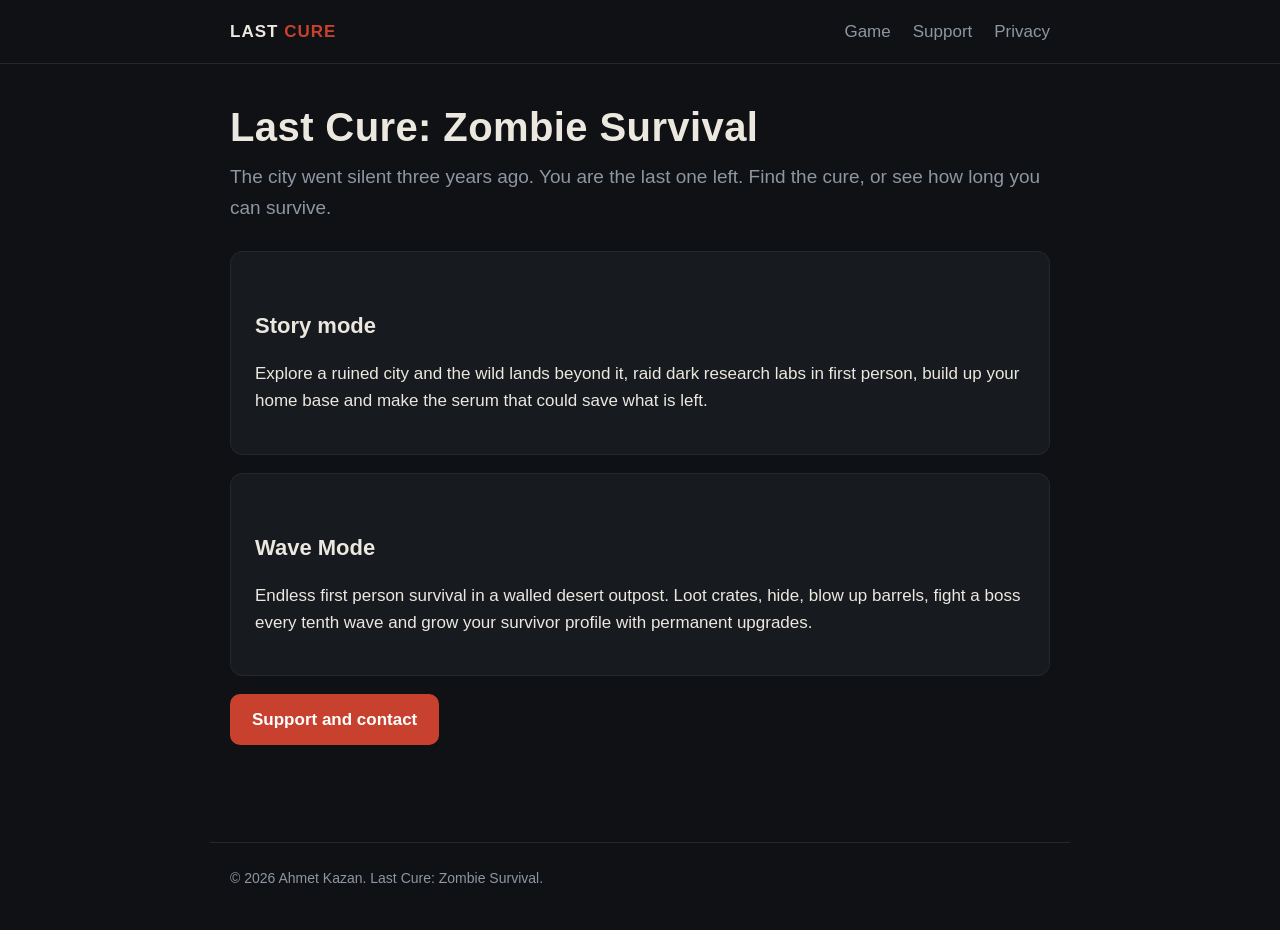
<file: index.html>
<!doctype html><html lang="en"><head><meta charset="utf-8"><meta name="viewport" content="width=device-width,initial-scale=1"><title>Last Cure: Zombie Survival</title><meta name="description" content="A zombie survival shooter for iPhone and iPad. Story mode and endless first person Wave Mode."><link rel="stylesheet" href="/style.css"></head><body><header><nav><a class="brand" href="/">LAST <span>CURE</span></a><a href="/">Game</a><a href="/support.html">Support</a><a href="/privacy.html">Privacy</a></nav></header><main>
<h1>Last Cure: Zombie Survival</h1>
<p class="lead">The city went silent three years ago. You are the last one left. Find the cure, or see how long you can survive.</p>
<div class="card"><h2>Story mode</h2><p>Explore a ruined city and the wild lands beyond it, raid dark research labs in first person, build up your home base and make the serum that could save what is left.</p></div>
<div class="card"><h2>Wave Mode</h2><p>Endless first person survival in a walled desert outpost. Loot crates, hide, blow up barrels, fight a boss every tenth wave and grow your survivor profile with permanent upgrades.</p></div>
<p><a class="btn" href="/support.html">Support and contact</a></p>
</main><footer>&copy; 2026 Ahmet Kazan. Last Cure: Zombie Survival.</footer></body></html>
</file>
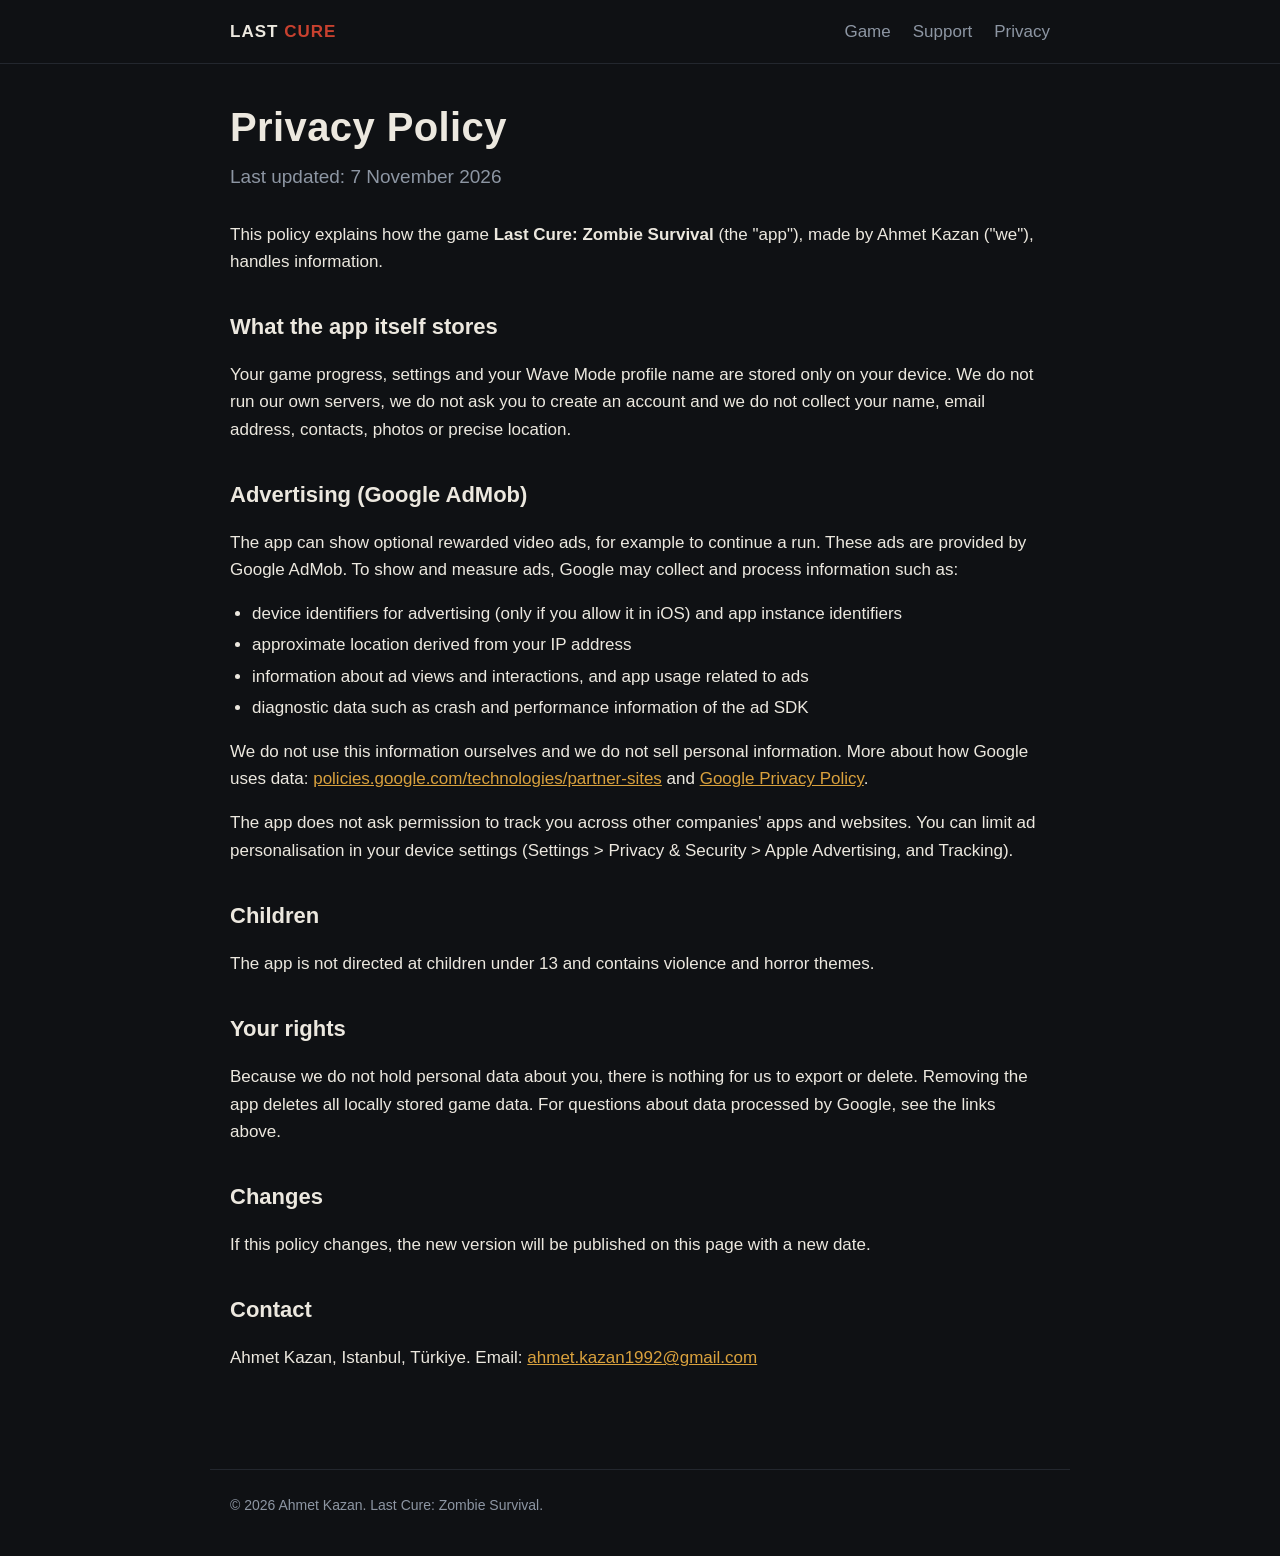
<file: privacy.html>
<!doctype html><html lang="en"><head><meta charset="utf-8"><meta name="viewport" content="width=device-width,initial-scale=1"><title>Privacy Policy - Last Cure</title><meta name="description" content="Privacy policy for Last Cure: Zombie Survival."><link rel="stylesheet" href="/style.css"></head><body><header><nav><a class="brand" href="/">LAST <span>CURE</span></a><a href="/">Game</a><a href="/support.html">Support</a><a href="/privacy.html">Privacy</a></nav></header><main>
<h1>Privacy Policy</h1>
<p class="lead">Last updated: 7 November 2026</p>
<p>This policy explains how the game <strong>Last Cure: Zombie Survival</strong> (the "app"), made by Ahmet Kazan ("we"), handles information.</p>
<h2>What the app itself stores</h2>
<p>Your game progress, settings and your Wave Mode profile name are stored only on your device. We do not run our own servers, we do not ask you to create an account and we do not collect your name, email address, contacts, photos or precise location.</p>
<h2>Advertising (Google AdMob)</h2>
<p>The app can show optional rewarded video ads, for example to continue a run. These ads are provided by Google AdMob. To show and measure ads, Google may collect and process information such as:</p>
<ul><li>device identifiers for advertising (only if you allow it in iOS) and app instance identifiers</li><li>approximate location derived from your IP address</li><li>information about ad views and interactions, and app usage related to ads</li><li>diagnostic data such as crash and performance information of the ad SDK</li></ul>
<p>We do not use this information ourselves and we do not sell personal information. More about how Google uses data: <a href="https://policies.google.com/technologies/partner-sites">policies.google.com/technologies/partner-sites</a> and <a href="https://policies.google.com/privacy">Google Privacy Policy</a>.</p>
<p>The app does not ask permission to track you across other companies' apps and websites. You can limit ad personalisation in your device settings (Settings &gt; Privacy &amp; Security &gt; Apple Advertising, and Tracking).</p>
<h2>Children</h2>
<p>The app is not directed at children under 13 and contains violence and horror themes.</p>
<h2>Your rights</h2>
<p>Because we do not hold personal data about you, there is nothing for us to export or delete. Removing the app deletes all locally stored game data. For questions about data processed by Google, see the links above.</p>
<h2>Changes</h2>
<p>If this policy changes, the new version will be published on this page with a new date.</p>
<h2>Contact</h2>
<p>Ahmet Kazan, Istanbul, T&uuml;rkiye. Email: <a href="mailto:ahmet.kazan1992@gmail.com">ahmet.kazan1992@gmail.com</a></p>
</main><footer>&copy; 2026 Ahmet Kazan. Last Cure: Zombie Survival.</footer></body></html>
</file>
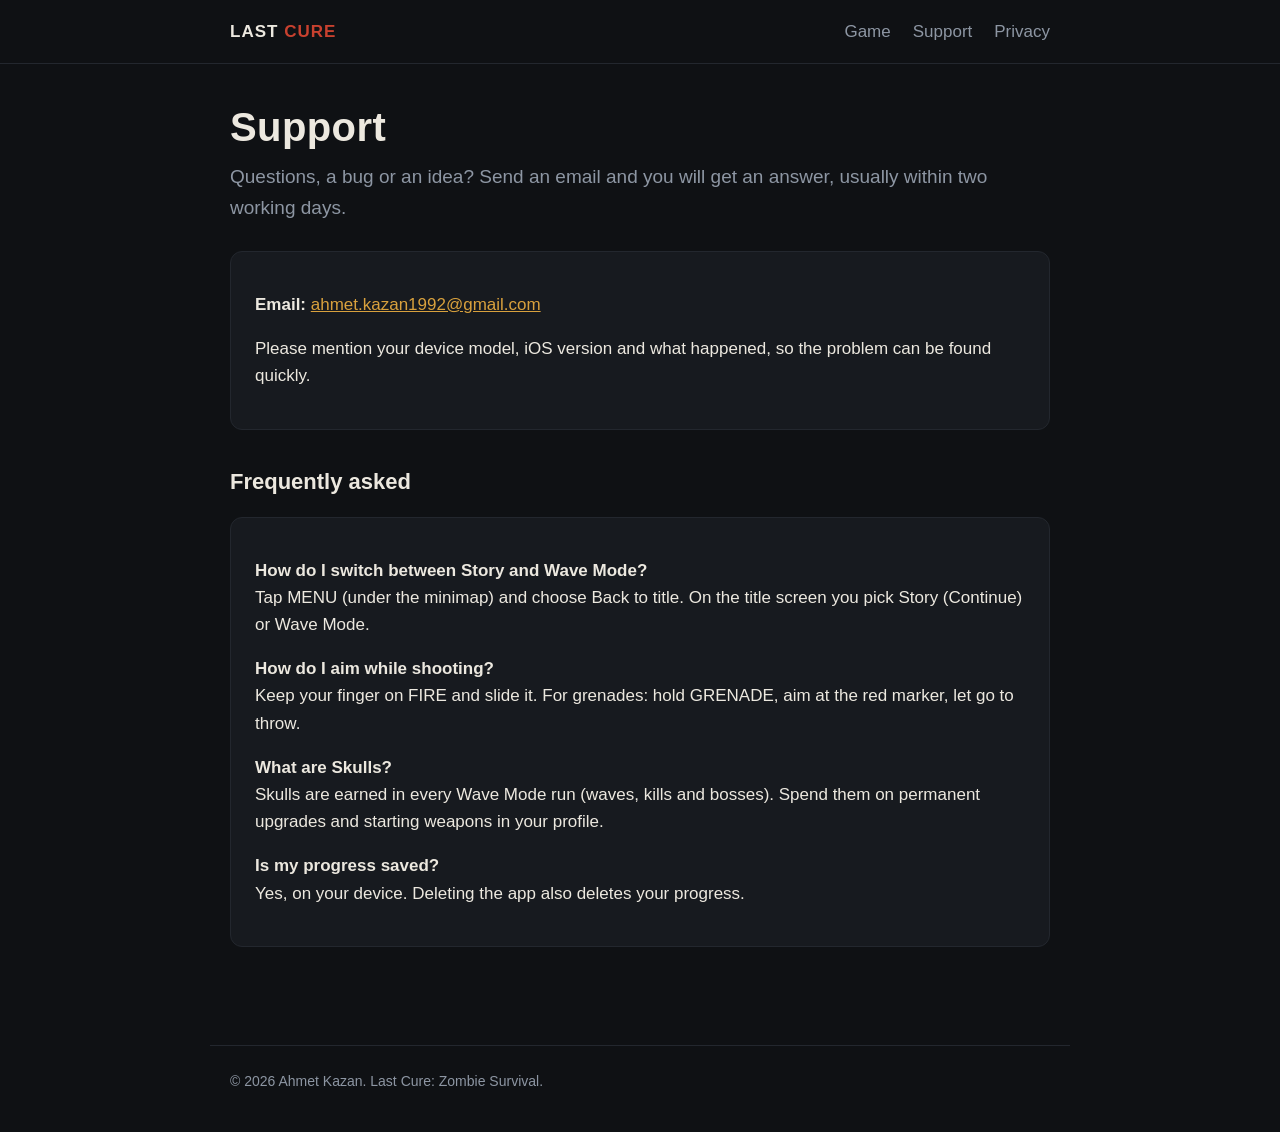
<file: support.html>
<!doctype html><html lang="en"><head><meta charset="utf-8"><meta name="viewport" content="width=device-width,initial-scale=1"><title>Support - Last Cure</title><meta name="description" content="Help and contact for Last Cure: Zombie Survival."><link rel="stylesheet" href="/style.css"></head><body><header><nav><a class="brand" href="/">LAST <span>CURE</span></a><a href="/">Game</a><a href="/support.html">Support</a><a href="/privacy.html">Privacy</a></nav></header><main>
<h1>Support</h1>
<p class="lead">Questions, a bug or an idea? Send an email and you will get an answer, usually within two working days.</p>
<div class="card"><p><strong>Email:</strong> <a href="mailto:ahmet.kazan1992@gmail.com?subject=Last%20Cure%20support">ahmet.kazan1992@gmail.com</a></p>
<p>Please mention your device model, iOS version and what happened, so the problem can be found quickly.</p></div>
<h2>Frequently asked</h2>
<div class="card"><p><strong>How do I switch between Story and Wave Mode?</strong><br>Tap MENU (under the minimap) and choose Back to title. On the title screen you pick Story (Continue) or Wave Mode.</p>
<p><strong>How do I aim while shooting?</strong><br>Keep your finger on FIRE and slide it. For grenades: hold GRENADE, aim at the red marker, let go to throw.</p>
<p><strong>What are Skulls?</strong><br>Skulls are earned in every Wave Mode run (waves, kills and bosses). Spend them on permanent upgrades and starting weapons in your profile.</p>
<p><strong>Is my progress saved?</strong><br>Yes, on your device. Deleting the app also deletes your progress.</p></div>
</main><footer>&copy; 2026 Ahmet Kazan. Last Cure: Zombie Survival.</footer></body></html>
</file>
<file: style.css>
:root{--bg:#0f1114;--panel:#171a1f;--ink:#ece8df;--muted:#8d96a3;--red:#c8412f;--amber:#d9a13d}
*{box-sizing:border-box}body{margin:0;background:var(--bg);color:var(--ink);font:17px/1.6 -apple-system,BlinkMacSystemFont,"Segoe UI",Roboto,Helvetica,Arial,sans-serif}
a{color:var(--amber)}header{border-bottom:1px solid #23272e}nav{max-width:860px;margin:0 auto;padding:18px 20px;display:flex;gap:22px;align-items:center;flex-wrap:wrap}
nav .brand{font-weight:800;letter-spacing:.06em;color:var(--ink);text-decoration:none;margin-right:auto}nav .brand span{color:var(--red)}nav a{text-decoration:none;color:var(--muted)}nav a:hover{color:var(--ink)}
main{max-width:860px;margin:0 auto;padding:40px 20px 80px}h1{font-size:40px;line-height:1.15;margin:0 0 12px;letter-spacing:.01em}h2{font-size:22px;margin:34px 0 8px}
.lead{color:var(--muted);font-size:19px;margin:0 0 28px}.card{background:var(--panel);border:1px solid #23272e;border-radius:12px;padding:22px 24px;margin:18px 0}
.btn{display:inline-block;background:var(--red);color:#fff;text-decoration:none;font-weight:700;padding:12px 22px;border-radius:10px}ul{padding-left:22px}li{margin:4px 0}
footer{max-width:860px;margin:0 auto;padding:24px 20px 40px;color:var(--muted);font-size:14px;border-top:1px solid #23272e}
</file>
